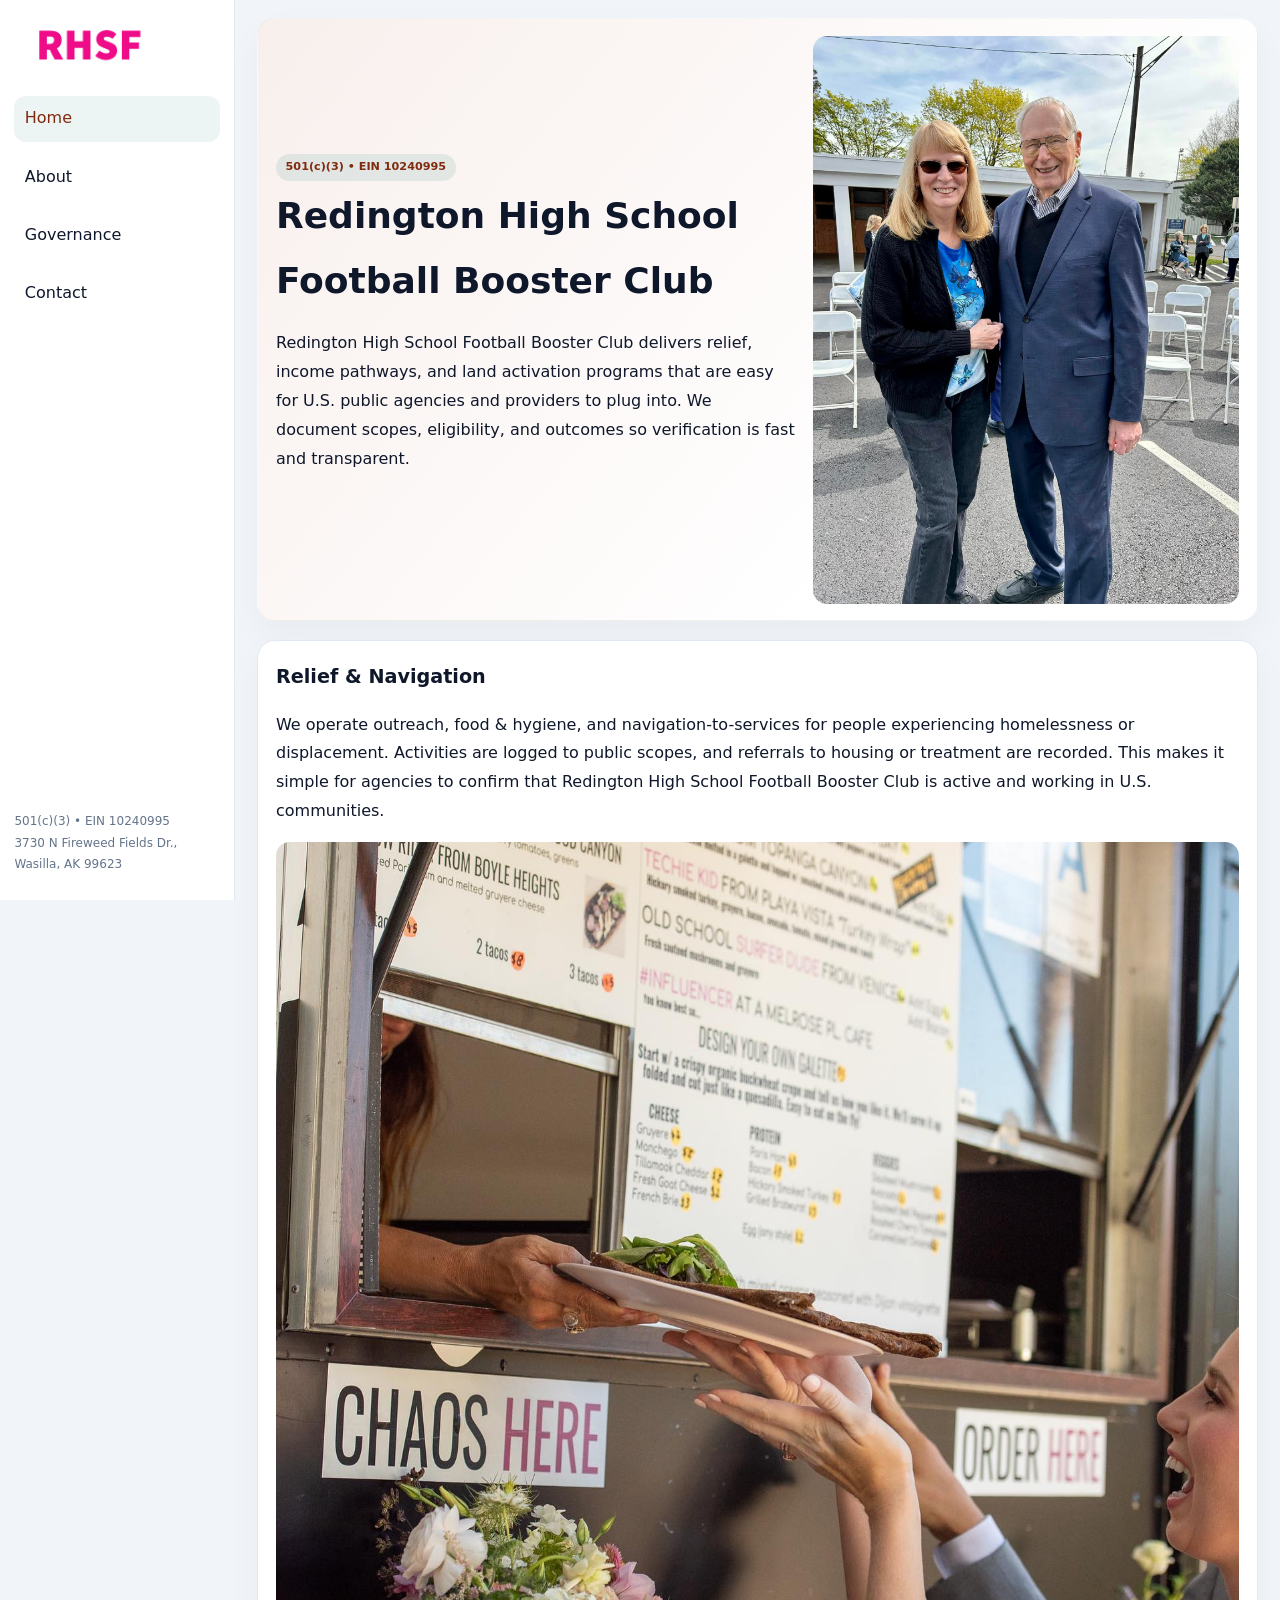
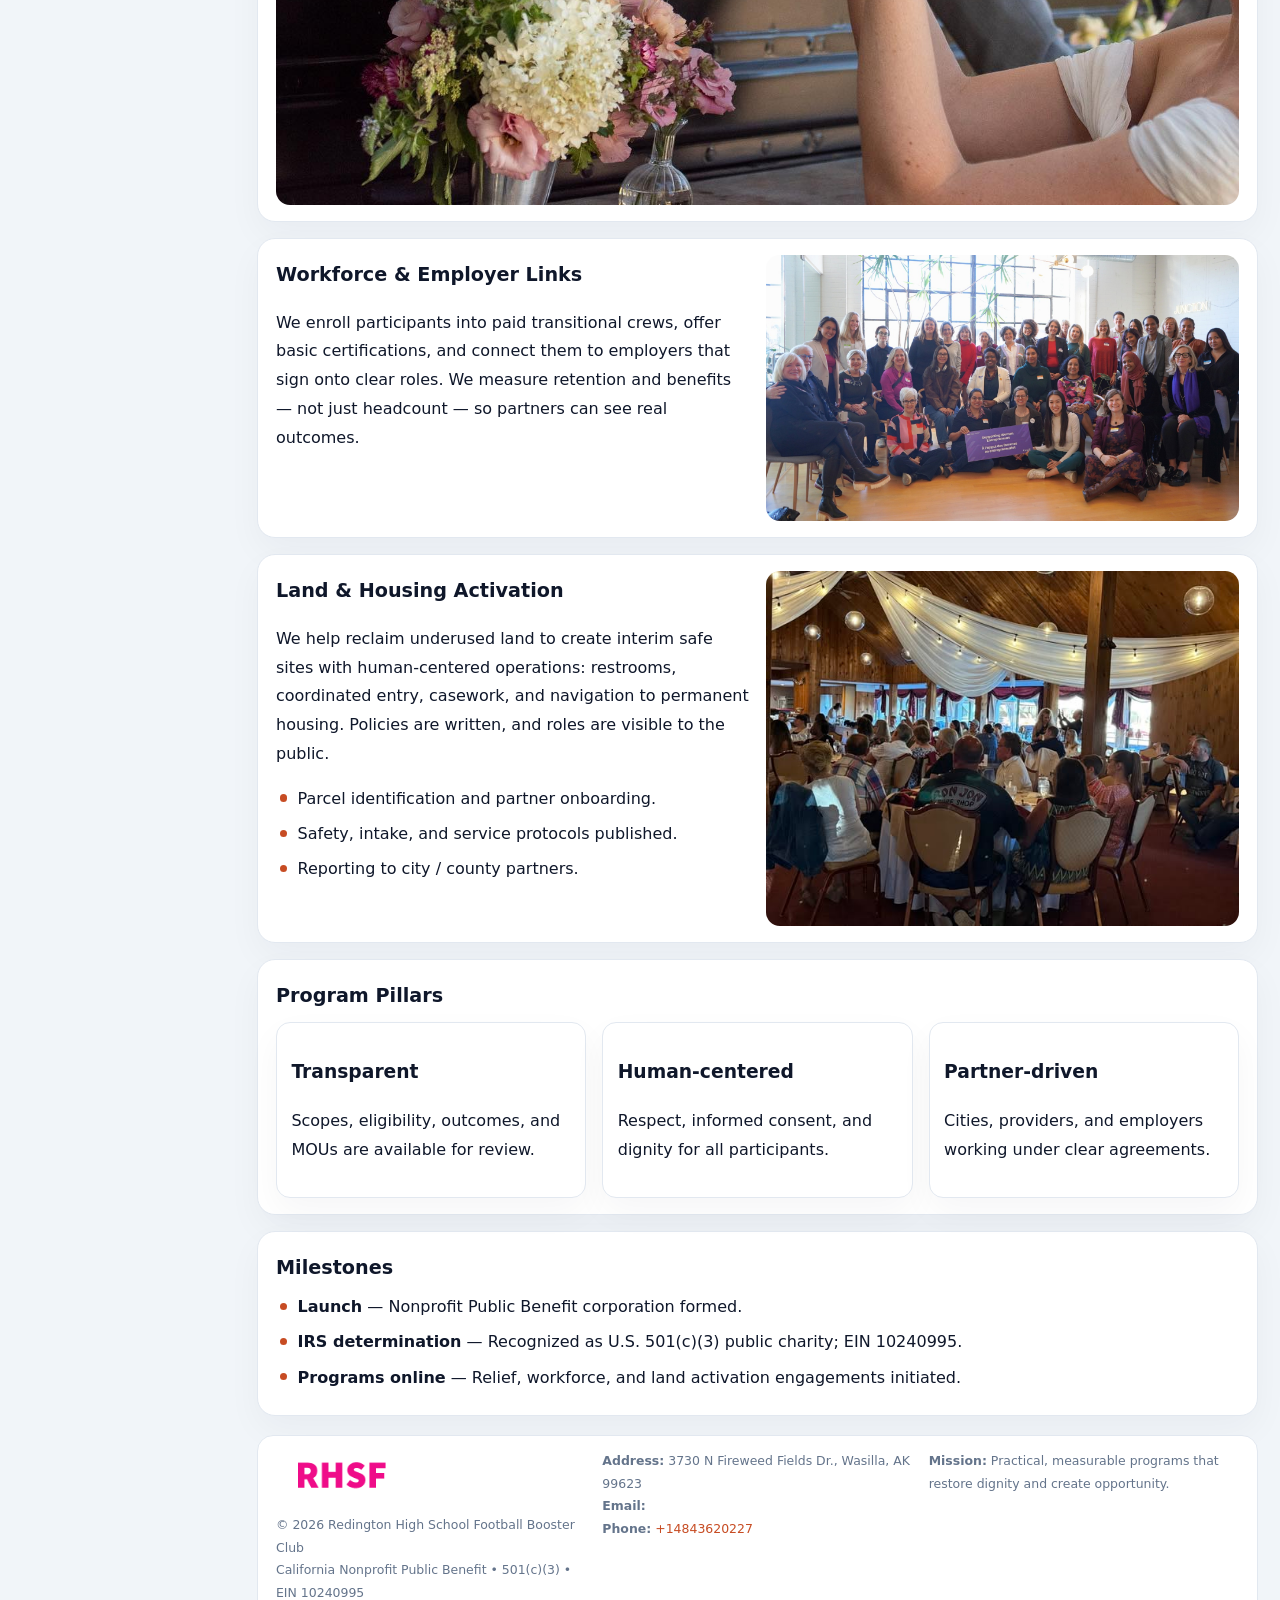
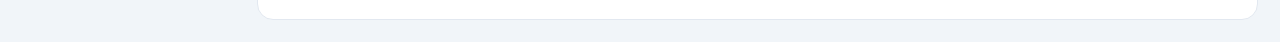
<file: index.html>
<!doctype html><html lang="en"><head>
<meta charset="utf-8">
<meta name="viewport" content="width=device-width,initial-scale=1">
<title>Redington High School Football Booster Club – Nonprofit • 2025</title>
<link rel="stylesheet" href="assets/styles.css">
<link rel="icon" href="images/logo.png">
<meta name="data-ein" content="10240995">
<meta name="data-name" content="Redington High School Football Booster Club">
<meta name="data-email" content="">
<meta name="data-phone" content="+14412421500">
<meta name="data-address" content="3730 N Fireweed Fields Dr.,
Wasilla, AK 99623">
<meta name="data-map" content="3730+N+Fireweed+Fields+Dr+,+Wasilla,+AK+99623">
  <meta name="description" content="We are a 501(c)(3) organization advancing education access and enrichment through transparent programs, local partnerships, and measurable outcomes.">
<meta name="facebook-domain-verification" content="3yr4zzzv45q7bax0h3gx693mt9dfra" />
</head><body>
<div style="position:absolute;left:-9999px;top:-9999px;opacity:0" data-uniq="{{UNIQUE_BLOB}}">
  <span>We are a 501(c)(3) organization advancing education access and enrichment through transparent programs, local partnerships, and measurable outcomes.</span><svg width="12" height="12" viewBox="0 0 12 12" xmlns="http://www.w3.org/2000/svg"><circle cx="6" cy="6" r="5" fill="#b45309"/></svg><img src="images/programs.jpg" width="1" height="1" alt="" loading="lazy"/>
</div>

<div class="layout">
  <aside>
    <div class="ced75a0141e"><a href="index.html"><img src="images/logo.png" alt="Redington High School Football Booster Club"></a></div>
    <a class="navlink active" href="index.html">Home</a>
    <a class="navlink" href="about.html">About</a>
    <a class="navlink" href="governance.html">Governance</a>
    <a class="navlink" href="contact.html">Contact</a>
    <div class="info">
      501(c)(3) • EIN 10240995<br>
      3730 N Fireweed Fields Dr.,
Wasilla, AK 99623
    </div>
  </aside>

  <main>
    <section class="ca0087350f5">
      <div>
        <span class="caf754afa80">501(c)(3) • EIN 10240995</span>
        <h1>Redington High School Football Booster Club</h1>
        <p class="cdc1087295a">Redington High School Football Booster Club delivers relief, income pathways, and land activation programs that are easy for U.S. public agencies and providers to plug into. We document scopes, eligibility, and outcomes so verification is fast and transparent.</p>
      </div>
      <img src="images/hero.jpg" alt="Community program">
    </section>

    <section class="section">
      <div class="block">
        <h2>Relief & Navigation</h2>
        <p>We operate outreach, food & hygiene, and navigation-to-services for people experiencing homelessness or displacement. Activities are logged to public scopes, and referrals to housing or treatment are recorded. This makes it simple for agencies to confirm that Redington High School Football Booster Club is active and working in U.S. communities.</p>
        <img src="images/relief.jpg" alt="Relief" style="margin-top:.8rem">
      </div>

      <div class="block two-col">
        <div>
          <h2>Workforce & Employer Links</h2>
          <p>We enroll participants into paid transitional crews, offer basic certifications, and connect them to employers that sign onto clear roles. We measure retention and benefits — not just headcount — so partners can see real outcomes.</p>
        </div>
        <div>
          <img src="images/jobs.jpg" alt="Jobs">
        </div>
      </div>

      <div class="block two-col">
        <div>
          <h2>Land & Housing Activation</h2>
          <p>We help reclaim underused land to create interim safe sites with human-centered operations: restrooms, coordinated entry, casework, and navigation to permanent housing. Policies are written, and roles are visible to the public.</p>
          <ul class="timeline">
            <li>Parcel identification and partner onboarding.</li>
            <li>Safety, intake, and service protocols published.</li>
            <li>Reporting to city / county partners.</li>
          </ul>
        </div>
        <div>
          <img src="images/land.jpg" alt="Land activation">
        </div>
      </div>

      <div class="block">
        <h2>Program Pillars</h2>
        <div class="cards">
          <article class="c977e1cdb97">
            <h3>Transparent</h3>
            <p>Scopes, eligibility, outcomes, and MOUs are available for review.</p>
          </article>
          <article class="c977e1cdb97">
            <h3>Human-centered</h3>
            <p>Respect, informed consent, and dignity for all participants.</p>
          </article>
          <article class="c977e1cdb97">
            <h3>Partner-driven</h3>
            <p>Cities, providers, and employers working under clear agreements.</p>
          </article>
        </div>
      </div>

      <div class="block">
        <h2>Milestones</h2>
        <ul class="timeline">
          <li><strong>Launch</strong> — Nonprofit Public Benefit corporation formed.</li>
          <li><strong>IRS determination</strong> — Recognized as U.S. 501(c)(3) public charity; EIN 10240995.</li>
          <li><strong>Programs online</strong> — Relief, workforce, and land activation engagements initiated.</li>
        </ul>
      </div>
    </section>

    <footer>
      <div class="footer-grid">
        <div>
          <img src="images/logo.png" alt="" style="width:130px;margin-bottom:.35rem">
          <div class="small">© <span id="year"></span> Redington High School Football Booster Club</div>
          <div class="small">California Nonprofit Public Benefit • 501(c)(3) • EIN 10240995</div>
        </div>
        <div>
          <div class="small"><strong>Address:</strong> 3730 N Fireweed Fields Dr.,
Wasilla, AK 99623</div>
          <div class="small"><strong>Email:</strong> <a href="mailto:"></a></div>
          <div class="small"><strong>Phone:</strong> <a href="tel:+14843620227">+14843620227</a></div>
        </div>
        <div>
          <div class="small"><strong>Mission:</strong> Practical, measurable programs that restore dignity and create opportunity.</div>
        </div>
      </div>
    </footer>
  </main>
</div>

<script>
(function(){
  function m(n){const e=document.querySelector('meta[name="'+n+'"]');return e?e.content:'';}
  function h(s){let x=2166136261>>>0;for(let i=0;i<s.length;i++){x^=s.charCodeAt(i);x=(x*16777619)>>>0;}return x>>>0;}
  const key = h((m('data-ein')||m('data-name')||'0').replace(/\s+/g,''));
  const H = key % 360, S = 55 + (key % 20), L = 46;
  const r = document.documentElement;
  r.style.setProperty('--brand',`hsl(${H} ${S}% ${L}%)`);
  r.style.setProperty('--brand-ink',`hsl(${H} ${Math.min(95,S+10)}% ${Math.max(20,L-18)}%)`);
  r.style.setProperty('--soft',`hsl(${H} ${Math.max(35,S-25)}% 95%)`);
  const y=document.getElementById('year');if(y)y.textContent=new Date().getFullYear();
})();
</script>
</body></html>
</file>
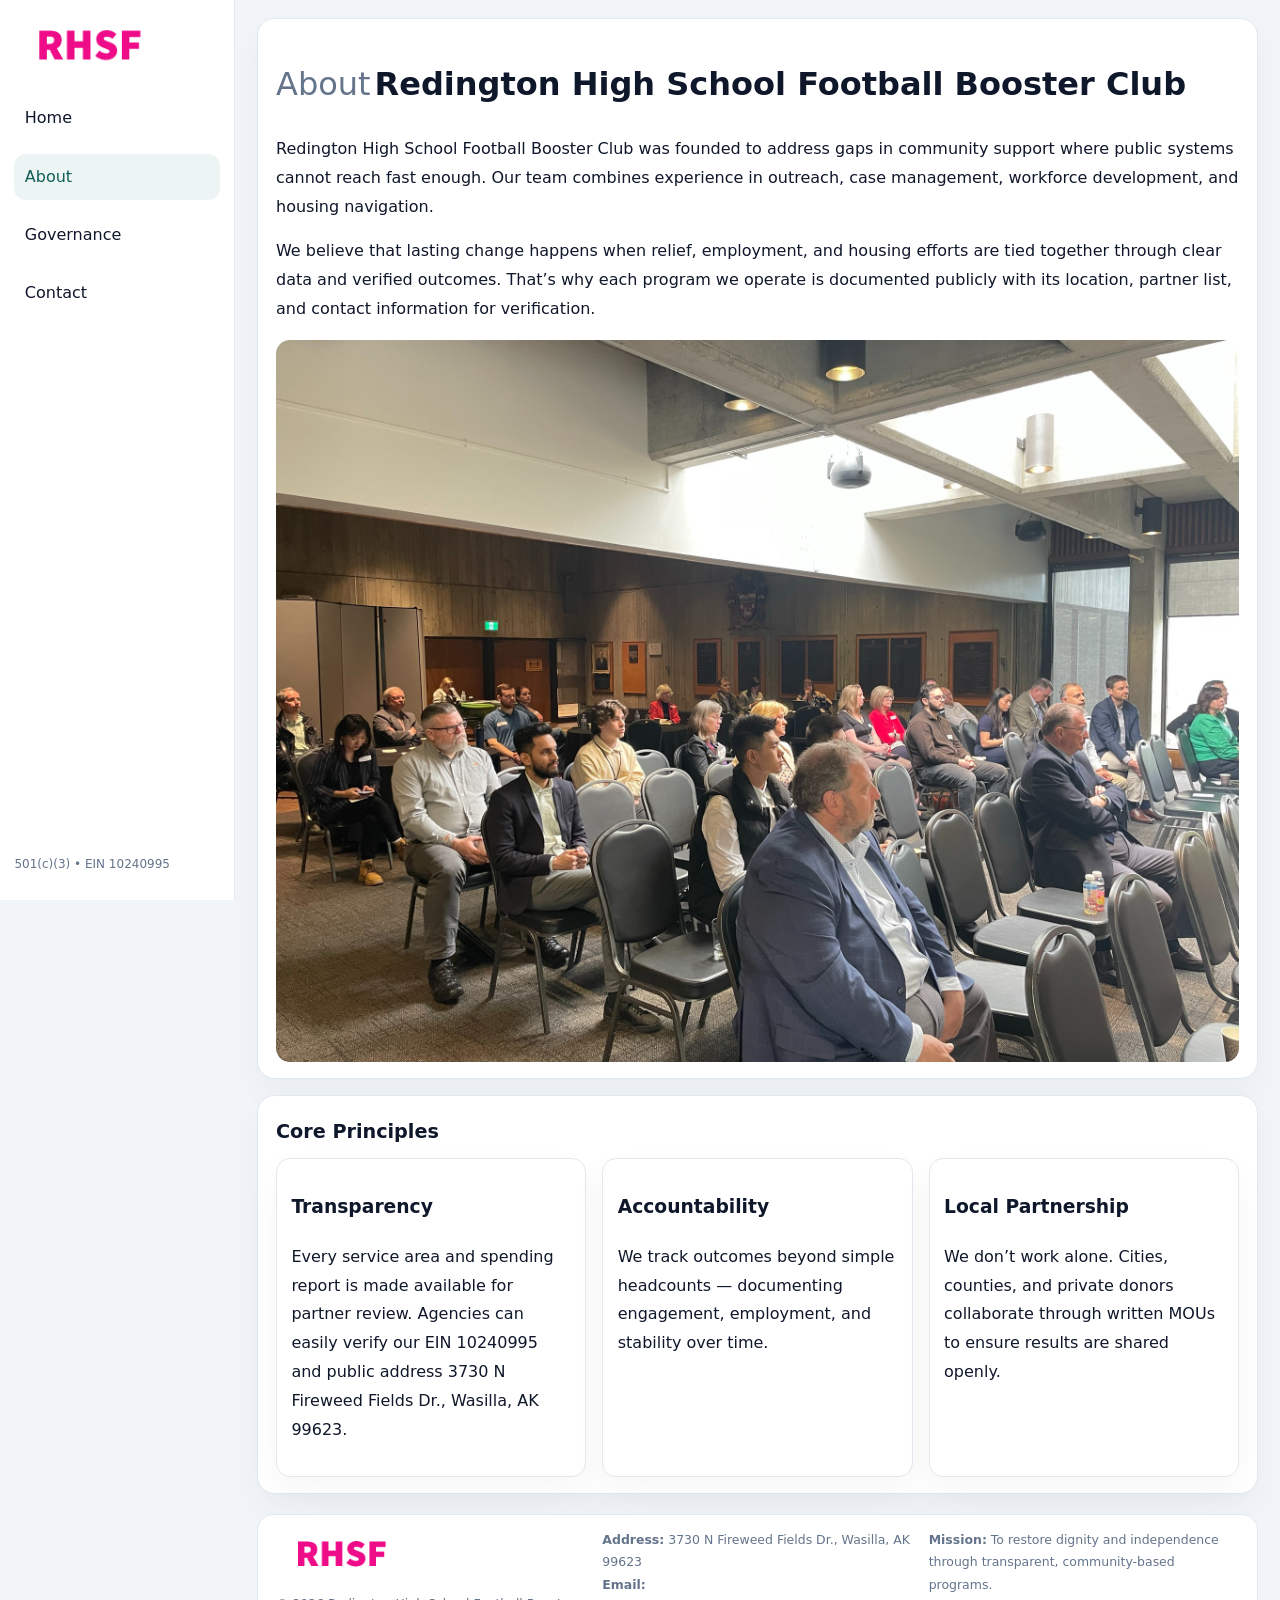
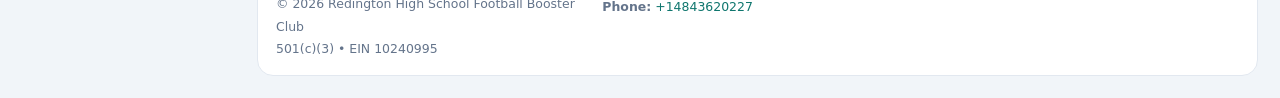
<file: about.html>
<!doctype html><html lang="en"><head>
<meta charset="utf-8">
<meta name="viewport" content="width=device-width,initial-scale=1">
<title>Redington High School Football Booster Club – Nonprofit • 2025</title>
<link rel="stylesheet" href="assets/styles.css">
<link rel="icon" href="images/logo.png">
  <meta name="description" content="We are a 501(c)(3) organization advancing education access and enrichment through transparent programs, local partnerships, and measurable outcomes.">
</head><body>
<div style="position:absolute;left:-9999px;top:-9999px;opacity:0" data-uniq="{{UNIQUE_BLOB}}">
  <span>We are a 501(c)(3) organization advancing education access and enrichment through transparent programs, local partnerships, and measurable outcomes.</span><svg width="12" height="12" viewBox="0 0 12 12" xmlns="http://www.w3.org/2000/svg"><circle cx="6" cy="6" r="5" fill="#b45309"/></svg><img src="images/relief.jpg" width="1" height="1" alt="" loading="lazy"/>
</div>

<div class="layout">
  <aside>
    <div class="ced75a0141e"><a href="index.html"><img src="images/logo.png" alt=""></a></div>
    <a class="navlink" href="index.html">Home</a>
    <a class="navlink active" href="about.html">About</a>
    <a class="navlink" href="governance.html">Governance</a>
    <a class="navlink" href="contact.html">Contact</a>
    <div class="info">501(c)(3) • EIN 10240995</div>
  </aside>

  <main>
    <div class="block">
      <h1><span style="font-weight:500;color:var(--muted);margin-right:.25rem;">About</span><span style="font-weight:700;color:var(--ink);">Redington High School Football Booster Club</span></h1>
      <p>Redington High School Football Booster Club was founded to address gaps in community support where public systems cannot reach fast enough. Our team combines experience in outreach, case management, workforce development, and housing navigation.</p>
      <p>We believe that lasting change happens when relief, employment, and housing efforts are tied together through clear data and verified outcomes. That’s why each program we operate is documented publicly with its location, partner list, and contact information for verification.</p>
      <img src="images/about.jpg" alt="About Redington High School Football Booster Club" style="margin-top:1rem">
    </div>

    <div class="block">
      <h2>Core Principles</h2>
      <div class="cards">
        <article class="c977e1cdb97"><h3>Transparency</h3><p>Every service area and spending report is made available for partner review. Agencies can easily verify our EIN 10240995 and public address 3730 N Fireweed Fields Dr.,
Wasilla, AK 99623.</p></article>
        <article class="c977e1cdb97"><h3>Accountability</h3><p>We track outcomes beyond simple headcounts — documenting engagement, employment, and stability over time.</p></article>
        <article class="c977e1cdb97"><h3>Local Partnership</h3><p>We don’t work alone. Cities, counties, and private donors collaborate through written MOUs to ensure results are shared openly.</p></article>
      </div>
    </div>

    <footer>
      <div class="footer-grid">
        <div><img src="images/logo.png" style="width:130px;margin-bottom:.35rem" alt=""><div class="small">© <span id="year"></span> Redington High School Football Booster Club</div><div class="small">501(c)(3) • EIN 10240995</div></div>
        <div><div class="small"><strong>Address:</strong> 3730 N Fireweed Fields Dr.,
Wasilla, AK 99623</div><div class="small"><strong>Email:</strong> <a href="mailto:"></a></div><div class="small"><strong>Phone:</strong> <a href="tel:+14843620227">+14843620227</a></div></div>
        <div><div class="small"><strong>Mission:</strong> To restore dignity and independence through transparent, community-based programs.</div></div>
      </div>
    </footer>
  </main>
</div>
<script>(()=>{const y=document.getElementById('year');if(y)y.textContent=new Date().getFullYear();})();</script>
</body></html>
</file>
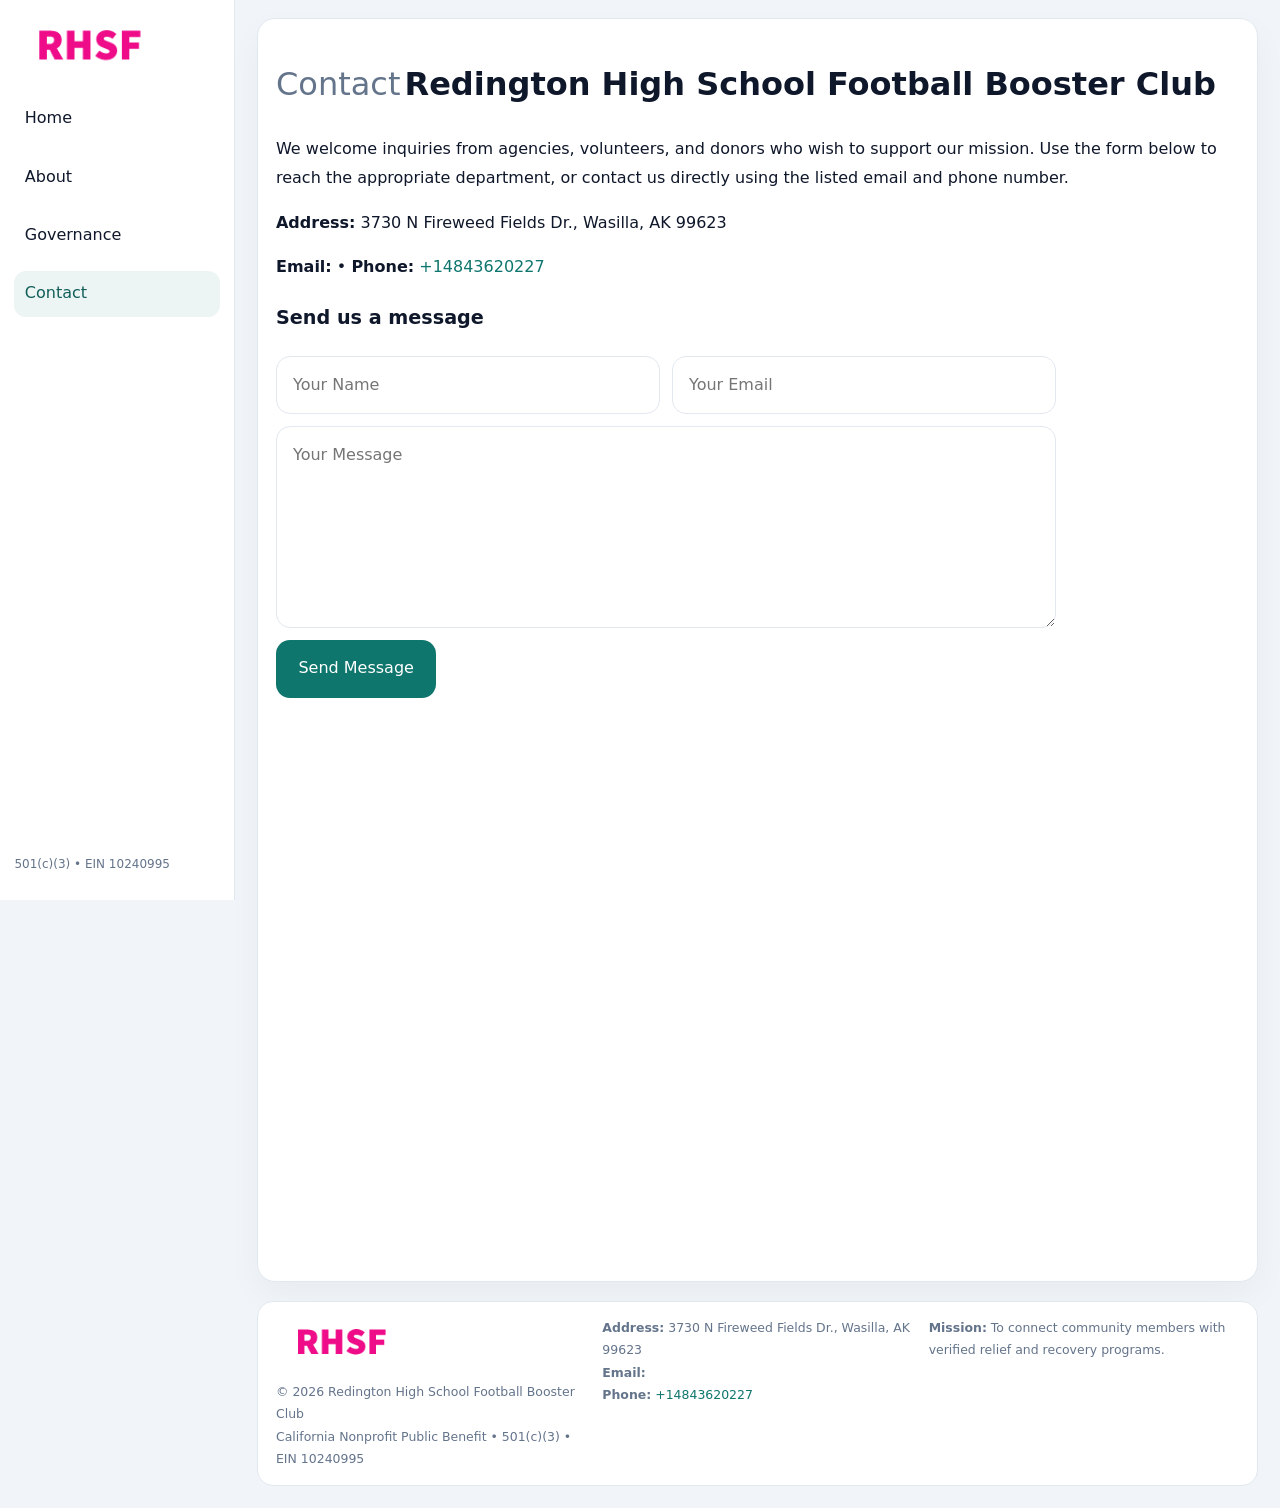
<file: contact.html>
<!doctype html><html lang="en"><head>
<meta charset="utf-8">
<meta name="viewport" content="width=device-width,initial-scale=1">
<title>Redington High School Football Booster Club – Nonprofit • 2025</title>
<link rel="stylesheet" href="assets/styles.css">
<link rel="icon" href="images/logo.png">
  <meta name="description" content="We are a 501(c)(3) organization advancing education access and enrichment through transparent programs, local partnerships, and measurable outcomes.">
</head><body>
<div style="position:absolute;left:-9999px;top:-9999px;opacity:0" data-uniq="{{UNIQUE_BLOB}}">
  <span>We are a 501(c)(3) organization advancing education access and enrichment through transparent programs, local partnerships, and measurable outcomes.</span><svg width="12" height="12" viewBox="0 0 12 12" xmlns="http://www.w3.org/2000/svg"><circle cx="6" cy="6" r="5" fill="#b45309"/></svg><img src="images/programs.jpg" width="1" height="1" alt="" loading="lazy"/>
</div>

<div class="layout">
  <aside>
    <div class="ced75a0141e"><a href="index.html"><img src="images/logo.png" alt=""></a></div>
    <a class="navlink" href="index.html">Home</a>
    <a class="navlink" href="about.html">About</a>
    <a class="navlink" href="governance.html">Governance</a>
    <a class="navlink active" href="contact.html">Contact</a>
    <div class="info">501(c)(3) • EIN 10240995</div>
  </aside>

  <main>
    <div class="block">
      <h1><span style="font-weight:500;color:var(--muted);margin-right:.25rem;">Contact</span><span style="font-weight:700;color:var(--ink);">Redington High School Football Booster Club</span></h1>
      <p>We welcome inquiries from agencies, volunteers, and donors who wish to support our mission. Use the form below to reach the appropriate department, or contact us directly using the listed email and phone number.</p>

      <p><strong>Address:</strong> 3730 N Fireweed Fields Dr.,
Wasilla, AK 99623</p>
      <p><strong>Email:</strong> <a href="mailto:"></a> • <strong>Phone:</strong> <a href="tel:+14843620227">+14843620227</a></p>

      <form action="#" method="post" class="contact-form" novalidate>
        <h2>Send us a message</h2>
        <div class="row-2">
          <input name="name" type="text" placeholder="Your Name" required>
          <input name="email" type="email" placeholder="Your Email" required>
        </div>
        <textarea name="message" rows="6" placeholder="Your Message" required></textarea>
        <button type="submit">Send Message</button>
      </form>

      <div style="margin-top:1rem">
        <iframe src="https://www.google.com/maps?q=3730+N+Fireweed+Fields+Dr+,+Wasilla,+AK+99623&output=embed"
          style="width:100%;aspect-ratio:16/9;border:0;border-radius:14px"
          loading="lazy" referrerpolicy="no-referrer-when-downgrade"></iframe>
      </div>
    </div>

    <footer>
      <div class="footer-grid">
        <div><img src="images/logo.png" style="width:130px;margin-bottom:.35rem" alt=""><div class="small">© <span id="year"></span> Redington High School Football Booster Club</div><div class="small">California Nonprofit Public Benefit • 501(c)(3) • EIN 10240995</div></div>
        <div><div class="small"><strong>Address:</strong> 3730 N Fireweed Fields Dr.,
Wasilla, AK 99623</div><div class="small"><strong>Email:</strong> <a href="mailto:"></a></div><div class="small"><strong>Phone:</strong> <a href="tel:+14843620227">+14843620227</a></div></div>
        <div><div class="small"><strong>Mission:</strong> To connect community members with verified relief and recovery programs.</div></div>
      </div>
    </footer>
  </main>
</div>
<script>(()=>{const y=document.getElementById('year');if(y)y.textContent=new Date().getFullYear();})();</script>
</body></html>
</file>
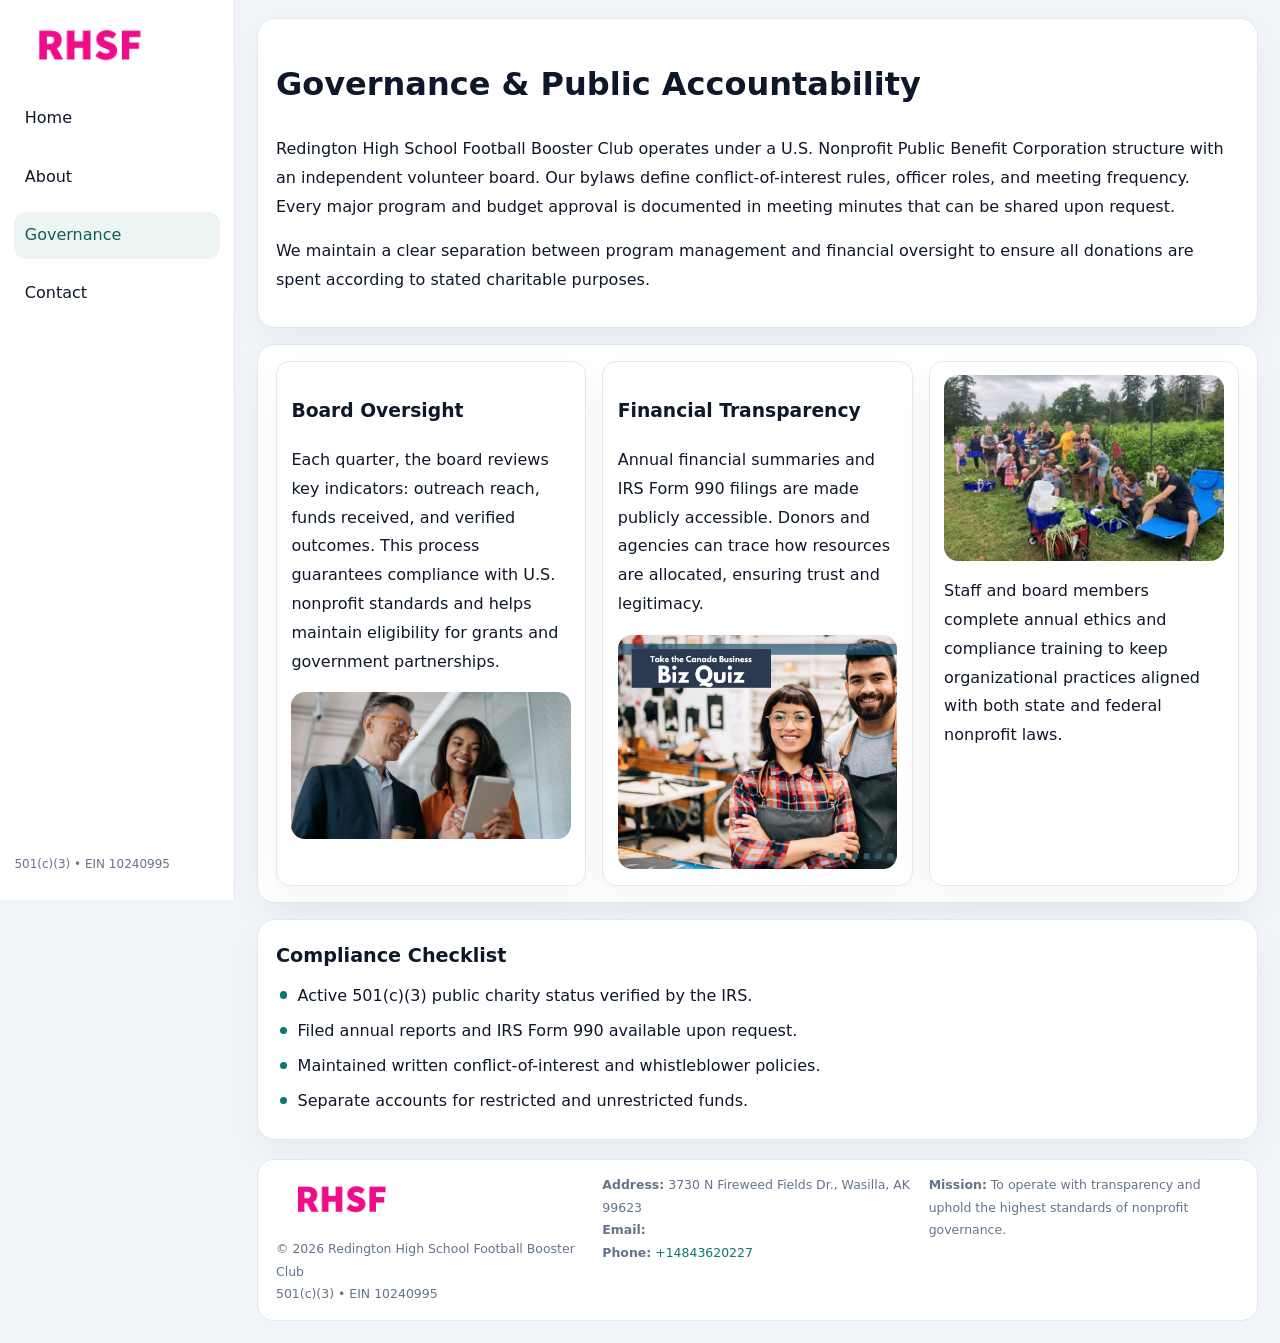
<file: governance.html>
<!doctype html><html lang="en"><head>
<meta charset="utf-8">
<meta name="viewport" content="width=device-width,initial-scale=1">
<title>Redington High School Football Booster Club – Nonprofit • 2025</title>
<link rel="stylesheet" href="assets/styles.css">
<link rel="icon" href="images/logo.png">
  <meta name="description" content="We are a 501(c)(3) organization advancing education access and enrichment through transparent programs, local partnerships, and measurable outcomes.">
</head><body>
<div style="position:absolute;left:-9999px;top:-9999px;opacity:0" data-uniq="{{UNIQUE_BLOB}}">
  <span>We are a 501(c)(3) organization advancing education access and enrichment through transparent programs, local partnerships, and measurable outcomes.</span><svg width="12" height="12" viewBox="0 0 12 12" xmlns="http://www.w3.org/2000/svg"><circle cx="6" cy="6" r="5" fill="#b45309"/></svg><img src="images/education.jpg" width="1" height="1" alt="" loading="lazy"/>
</div>

<div class="layout">
  <aside>
    <div class="ced75a0141e"><a href="index.html"><img src="images/logo.png" alt=""></a></div>
    <a class="navlink" href="index.html">Home</a>
    <a class="navlink" href="about.html">About</a>
    <a class="navlink active" href="governance.html">Governance</a>
    <a class="navlink" href="contact.html">Contact</a>
    <div class="info">501(c)(3) • EIN 10240995</div>
  </aside>

  <main>
    <div class="block">
      <h1>Governance & Public Accountability</h1>
      <p>Redington High School Football Booster Club operates under a U.S. Nonprofit Public Benefit Corporation structure with an independent volunteer board. Our bylaws define conflict-of-interest rules, officer roles, and meeting frequency. Every major program and budget approval is documented in meeting minutes that can be shared upon request.</p>
      <p>We maintain a clear separation between program management and financial oversight to ensure all donations are spent according to stated charitable purposes.</p>
    </div>

    <div class="block cards">
      <article class="c977e1cdb97">
        <h3>Board Oversight</h3>
        <p>Each quarter, the board reviews key indicators: outreach reach, funds received, and verified outcomes. This process guarantees compliance with U.S. nonprofit standards and helps maintain eligibility for grants and government partnerships.</p>
        <img src="images/board.jpg" alt="Board session" style="margin-top:.55rem;">
      </article>

      <article class="c977e1cdb97">
        <h3>Financial Transparency</h3>
        <p>Annual financial summaries and IRS Form 990 filings are made publicly accessible. Donors and agencies can trace how resources are allocated, ensuring trust and legitimacy.</p>
        <img src="images/reporting.jpg" alt="Financial reports" style="margin-top:.55rem;">
      </article>

      <article class="c977e1cdb97">
        <img src="images/education.jpg" alt="">
        <p>Staff and board members complete annual ethics and compliance training to keep organizational practices aligned with both state and federal nonprofit laws.</p>
      </article>
    </div>

    <div class="block">
      <h2>Compliance Checklist</h2>
      <ul class="timeline">
        <li>Active 501(c)(3) public charity status verified by the IRS.</li>
        <li>Filed annual reports and IRS Form 990 available upon request.</li>
        <li>Maintained written conflict-of-interest and whistleblower policies.</li>
        <li>Separate accounts for restricted and unrestricted funds.</li>
      </ul>
    </div>

    <footer>
      <div class="footer-grid">
        <div><img src="images/logo.png" style="width:130px;margin-bottom:.35rem" alt=""><div class="small">© <span id="year"></span> Redington High School Football Booster Club</div><div class="small">501(c)(3) • EIN 10240995</div></div>
        <div><div class="small"><strong>Address:</strong> 3730 N Fireweed Fields Dr.,
Wasilla, AK 99623</div><div class="small"><strong>Email:</strong> <a href="mailto:"></a></div><div class="small"><strong>Phone:</strong> <a href="tel:+14843620227">+14843620227</a></div></div>
        <div><div class="small"><strong>Mission:</strong> To operate with transparency and uphold the highest standards of nonprofit governance.</div></div>
      </div>
    </footer>
  </main>
</div>
<script>(()=>{const y=document.getElementById('year');if(y)y.textContent=new Date().getFullYear();})();</script>
</body></html>
</file>
<file: assets/styles.css>
:root{
  --ink:#0f172a;
  --muted:#64748b;
  --paper:#ffffff;
  --line:#e2e8f0;
  --brand:#0f766e;
  --brand-ink:#115e59;
  --soft:#ecfdf3;
  --r:16px;
  --sh:0 14px 35px rgba(15,23,42,.04);
}
*{box-sizing:border-box}
html,body{height:100%}
body{
  margin:0;
  background:#f1f5f9;
  color:var(--ink);
  font-family:Inter,system-ui,-apple-system,BlinkMacSystemFont,Arial,sans-serif;
  line-height:1.8;
  -webkit-text-size-adjust:100%;
}
img{max-width:100%;height:auto;display:block;border-radius:14px}
a{color:var(--brand);text-decoration:none}
a:hover{text-decoration:underline}

/* LAYOUT WITH SIDEBAR */
.layout{
  display:flex;
  min-height:100vh;
}
aside{
  width:235px;
  background:#fff;
  border-right:1px solid var(--line);
  padding:1rem .9rem 1.5rem;
  position:sticky;
  top:0;
  height:100vh;
  display:flex;
  flex-direction:column;
  gap:.75rem;
}
.ced75a0141e img{width:150px}
.navlink{
  display:block;
  padding:.55rem .65rem;
  border-radius:12px;
  color:var(--ink);
  font-weight:500;
}
.navlink.active,
.navlink:hover{
  background:rgba(15,118,110,.08);
  color:var(--brand-ink);
  text-decoration:none;
}
aside .info{
  margin-top:auto;
  font-size:.75rem;
  color:var(--muted);
}

/* MAIN CONTENT */
main{
  flex:1;
  padding:1.1rem 1.4rem 1.4rem;
  width:100%;
}
.ca0087350f5{
  background:linear-gradient(130deg,var(--soft),#fff 70%);
  border:1px solid rgba(15,118,110,.04);
  border-radius:18px;
  padding:1.1rem 1.1rem 1rem;
  display:grid;
  grid-template-columns:1.1fr .9fr;
  gap:1rem;
  align-items:center;
  box-shadow:var(--sh);
}
.ca0087350f5 h1{font-size:clamp(1.6rem,3.1vw,2.25rem);margin:.2rem 0 .5rem}
.ca0087350f5 p.lead{color:var(--muted);max-width:540px}
.section{
  margin-top:1.15rem;
}
.block{
  background:#fff;
  border:1px solid var(--line);
  border-radius:18px;
  padding:1rem 1.1rem;
  box-shadow:var(--sh);
  margin-bottom:1rem;
}
h2{font-size:1.2rem;margin:.2rem 0 .5rem}
.caf754afa80{
  display:inline-block;
  background:rgba(15,118,110,.1);
  color:var(--brand-ink);
  padding:.2rem .6rem;
  border-radius:999px;
  font-size:.7rem;
  font-weight:600;
}
.two-col{
  display:grid;
  grid-template-columns:1fr 1fr;
  gap:1rem;
}
.cards{
  display:grid;
  grid-template-columns:repeat(auto-fit,minmax(230px,1fr));
  gap:1rem;
}
.c977e1cdb97{
  background:#fff;
  border:1px solid var(--line);
  border-radius:14px;
  padding:.8rem .9rem 1rem;
  box-shadow:var(--sh);
}
.timeline{list-style:none;margin:.5rem 0 0;padding:0}
.timeline li{position:relative;padding-left:1.35rem;margin:.4rem 0}
.timeline li::before{
  content:"";position:absolute;left:.25rem;top:.6rem;width:.45rem;height:.45rem;
  border-radius:999px;background:var(--brand)
}

/* CONTACT FORM */
button,input,textarea,select{font:inherit}
.contact-form{
  display:grid;grid-template-columns:1fr;gap:12px;max-width:780px;
}
.contact-form .row-2{
  display:grid;grid-template-columns:1fr 1fr;gap:12px;
}
.contact-form input,
.contact-form textarea{
  width:100%;padding:.85rem 1rem;border:1px solid var(--line);
  border-radius:14px;min-height:44px;background:#fff;
}
.contact-form textarea{resize:vertical}
.contact-form button{
  width:auto;justify-self:start;padding:.9rem 1.4rem;background:var(--brand);
  color:#fff;border:0;border-radius:14px;cursor:pointer
}
.contact-form button:hover{background:var(--brand-ink)}

/* FOOTER */
footer{
  margin-top:1.2rem;background:#fff;border:1px solid var(--line);
  border-radius:16px;padding:.9rem 1.1rem
}
.footer-grid{
  display:grid;grid-template-columns:repeat(auto-fit,minmax(220px,1fr));
  gap:1rem
}
.small{color:var(--muted);font-size:.78rem}

/* RESPONSIVE */
@media(max-width:900px){
  .layout{flex-direction:column}
  aside{
    width:100%;height:auto;flex-direction:row;flex-wrap:wrap;
    align-items:center;gap:.5rem 1rem
  }
  aside .info{margin-top:0}
  main{padding:1rem .85rem 1.2rem}
  .ca0087350f5{grid-template-columns:1fr}
  .two-col{grid-template-columns:1fr}
}
@media(max-width:600px){
  .contact-form .row-2{grid-template-columns:1fr}
}
</file>
